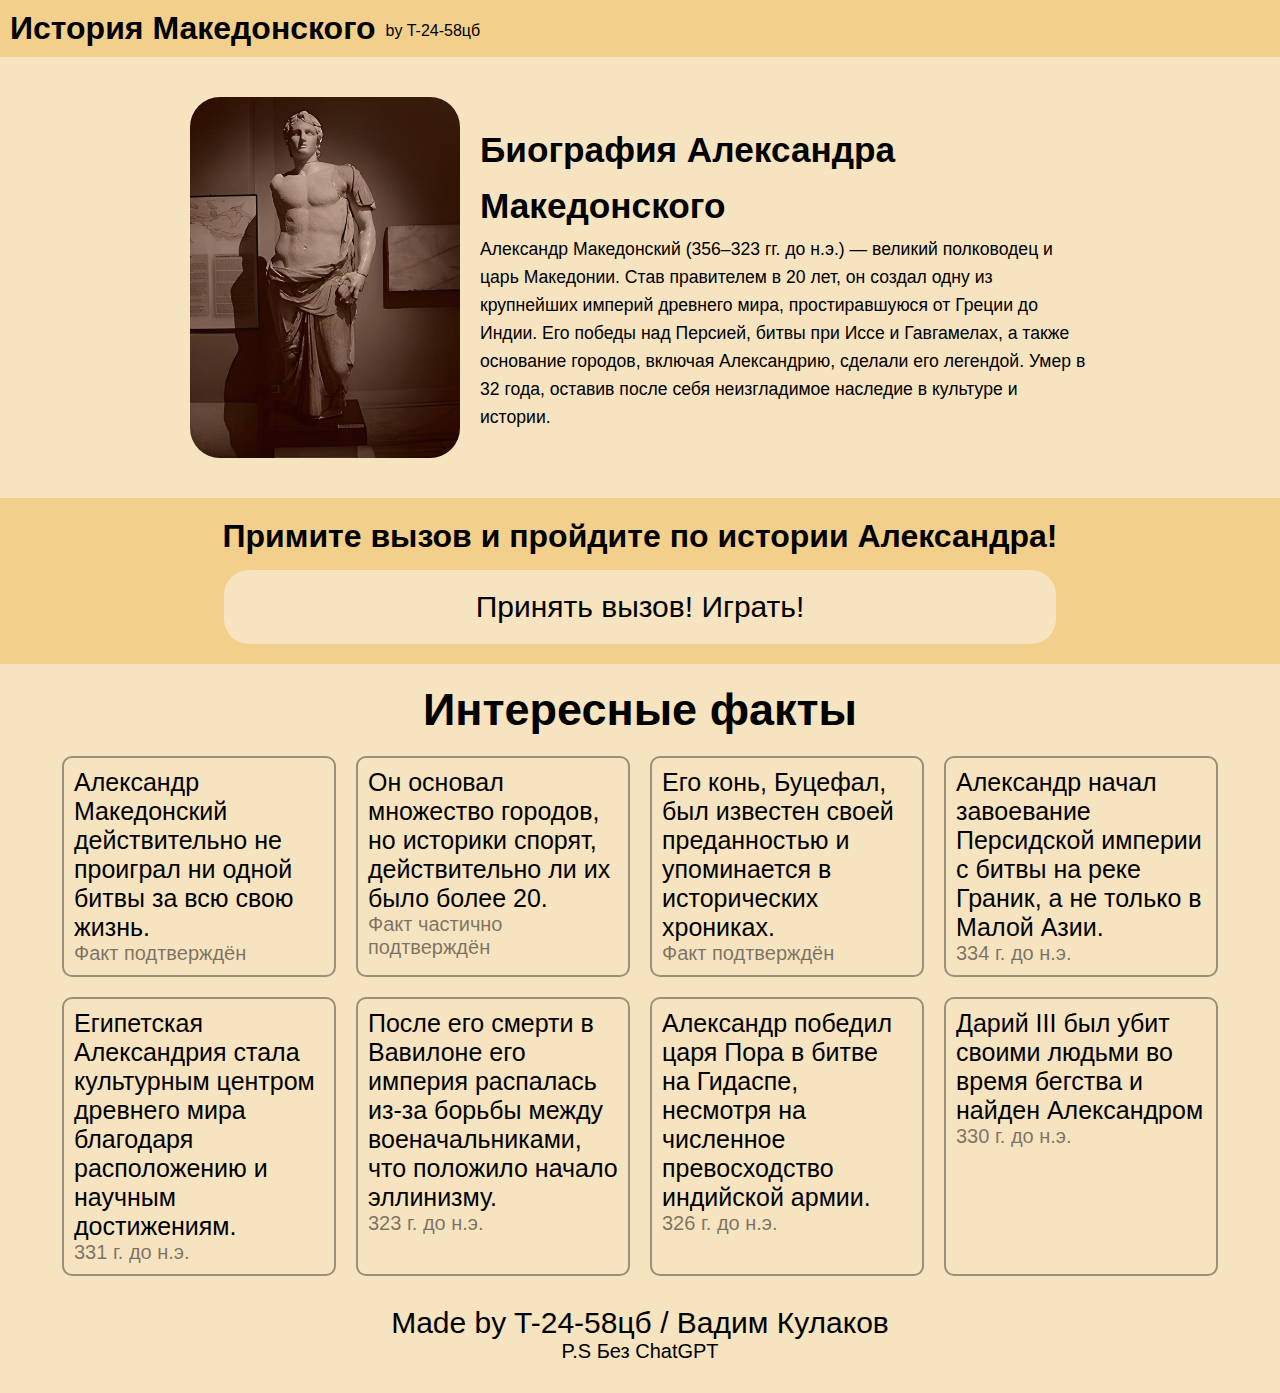
<file: index.html>
<!DOCTYPE html>
<html lang="en">
<head>
    <meta charset="UTF-8">
    <meta name="viewport" content="width=device-width, initial-scale=1.0">
    <title>История Македонского</title>
    <link rel="stylesheet" href="index.css">
</head>
<body>
    <header>
        <h1>История Македонского</h1><p>by T-24-58цб</p>
    </header>
    <div class="container">
        <img class="q" src="македонский.png" alt="македонский">
        <div class="text">
            <h1>Биография Александра Македонского</h1>
            <p>Александр Македонский (356–323 гг. до н.э.) — великий полководец и царь Македонии. Став правителем в 20 лет, он создал одну из крупнейших империй древнего мира, простиравшуюся от Греции до Индии. Его победы над Персией, битвы при Иссе и Гавгамелах, а также основание городов, включая Александрию, сделали его легендой. Умер в 32 года, оставив после себя неизгладимое наследие в культуре и истории.</p>
        </div>
    </div>

    <div class="game">
        <h1>Примите вызов и пройдите по истории Александра!</h1>
        <button onclick="window.location.href='game1.html'">Принять вызов! Играть!</button>
    </div>

    <div class="facts">
        <h2 class="hfacts">Интересные факты</h2>
        
        <div class="section">

            <div class="card">
            <p>Александр Македонский действительно не проиграл ни одной битвы за всю свою жизнь.</p>
            <p style="font-size: 20px; color: #00000080;">Факт подтверждён</p>
            </div>

            <div class="card">
                <p>Он основал множество городов, но историки спорят, действительно ли их было более 20.</p>
                <p style=" font-size: 20px; color: #00000080;">Факт частично подтверждён</p>
            </div>

            <div class="card">
                <p>Его конь, Буцефал, был известен своей преданностью и упоминается в исторических хрониках.</p>
                <p style=" font-size: 20px; color: #00000080;">Факт подтверждён</p>
            </div>

            <div class="card">
                <p>Александр начал завоевание Персидской империи с битвы на реке Граник, а не только в Малой Азии.</p>
                <p style=" font-size: 20px; color: #00000080;">334 г. до н.э.</p>
            </div>

            <div class="card">
                <p>Египетская Александрия стала культурным центром древнего мира благодаря расположению и научным достижениям.</p>
                <p style=" font-size: 20px; color: #00000080;">331 г. до н.э.</p>
            </div>

            <div class="card">
                <p>После его смерти в Вавилоне его империя распалась из-за борьбы между военачальниками, что положило начало эллинизму.</p>
                <p style=" font-size: 20px; color: #00000080;">323 г. до н.э.</p>
            </div>

            <div class="card">
                <p>Александр победил царя Пора в битве на Гидаспе, несмотря на численное превосходство индийской армии.</p>
                <p style=" font-size: 20px; color: #00000080;">326 г. до н.э.</p>
            </div>

            <div class="card">
                <p>Дарий III был убит своими людьми во время бегства и найден Александром</p>
                <p style=" font-size: 20px; color: #00000080;">330 г. до н.э.</p>
            </div>
    
    </div>

    <footer>
        <p>Made by T-24-58цб / Вадим Кулаков</p>
        <p style="font-size: 20px;">P.S Без ChatGPT</p>
    </footer>
    
    <script src="index.js"></script>
</body>
</html>
</file>
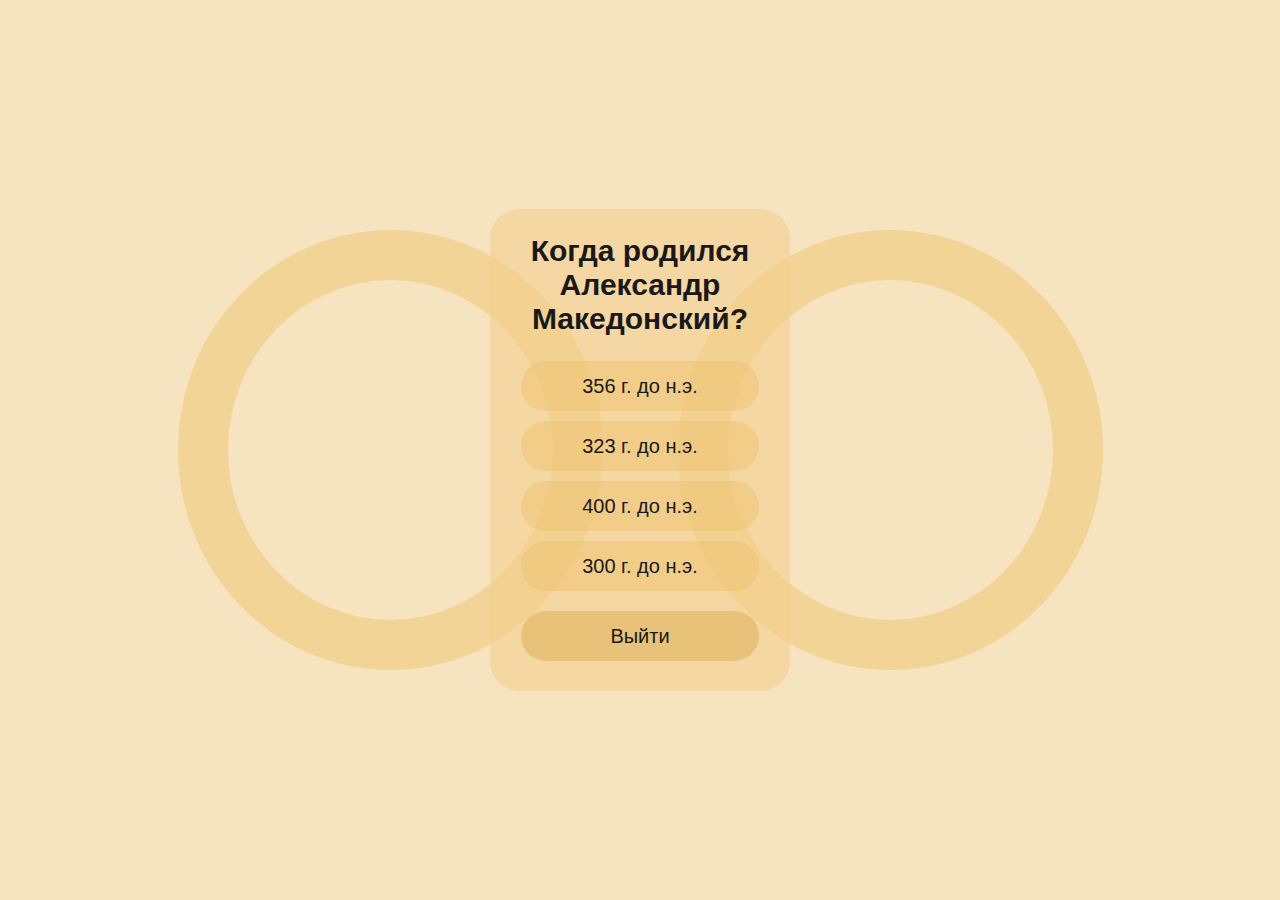
<file: game1.html>
<!DOCTYPE html>
<html lang="en">
<head>
	<meta charset="UTF-8">
	<meta name="viewport" content="width=device-width, initial-scale=1.0">
	<title>Викторина</title>
	<link rel="stylesheet" href="game.css">
</head>
<body>
	<div class="bg-decoration bottom-decoration"></div>
	<div class="bg-decoration top-decoration"></div>

	<div class="game">
		<h2 id="question">Загрузка...</h2>
		<div id="answers"></div>
		<a href="index.html" class="back" onclick="window.location.reload()">Выйти</a>
	</div>

	<script>
		const questions = [
    { 
        question: "Когда родился Александр Македонский?", 
        answers: ["356 г. до н.э.", "323 г. до н.э.", "400 г. до н.э.", "300 г. до н.э."], 
        correct: 0 
    },
    { 
        question: "Какой титул носил Александр Македонский?", 
        answers: ["Император Рима", "Царь Македонии", "Фараон Египта", "Король Персии"], 
        correct: 1 
    },
    { 
        question: "Кто был учителем Александра Македонского?", 
        answers: ["Сократ", "Аристотель", "Платон", "Гомер"], 
        correct: 1 
    },
    { 
        question: "Какая битва считается одной из крупнейших побед Александра?", 
        answers: ["Битва при Гавгамелах", "Битва при Саламине", "Битва при Термопилах", "Битва при Акции"], 
        correct: 0 
    },
    { 
        question: "В каком возрасте умер Александр Македонский?", 
        answers: ["30 лет", "33 года", "40 лет", "35 лет"], 
        correct: 3 
    },
    { 
        question: "Какая империя была завоёвана Александром Македонским?", 
        answers: ["Римская империя", "Персидская империя", "Китайская империя", "Монгольская империя"], 
        correct: 1 
    },
    { 
        question: "Как назывался конь Александра Македонского?", 
        answers: ["Буцефал", "Пегас", "Аргос", "Селевк"], 
        correct: 0 
    },
    { 
        question: "Какой город был основан Александром Македонским в Египте?", 
        answers: ["Александрия", "Мемфис", "Карфаген", "Луксор"], 
        correct: 0 
    },
    { 
        question: "Какая река была восточной границей завоеваний Александра Македонского?", 
        answers: ["Нил", "Ганг", "Инд", "Тигр"], 
        correct: 2 
    },
    { 
        question: "Как называлась мать Александра Македонского?", 
        answers: ["Олимпиада", "Клеопатра", "Екатерина", "Аспазия"], 
        correct: 0 
    },
];


		let currentQuestion = 0;
		let correctAnswers = 0;

		const questionElement = document.getElementById("question");
		const answersElement = document.getElementById("answers");

		function loadQuestion() {
			if (currentQuestion < questions.length) {
				const q = questions[currentQuestion];
				questionElement.textContent = q.question;
				answersElement.innerHTML = "";
				q.answers.forEach((answer, index) => {
					const button = document.createElement("div");
					button.className = "otvet";
					button.textContent = answer;
					button.onclick = () => checkAnswer(index);
					answersElement.appendChild(button);
				});
			} else {
				showResult();
			}
		}

		function checkAnswer(selected) {
			const correctIndex = questions[currentQuestion].correct;
			const buttons = document.querySelectorAll(".otvet");
			if (selected === correctIndex) {
				buttons[selected].classList.add("correct");
				correctAnswers++;
			} else {
				buttons[selected].classList.add("incorrect");
				buttons[correctIndex].classList.add("correct");
			}
			setTimeout(() => {
				currentQuestion++;
				loadQuestion();
			}, 1000);
		}

		function showResult() {
			questionElement.textContent = `Вы ответили правильно на ${correctAnswers} из ${questions.length}`;
			let rating;
			if (correctAnswers >= 8) {
				rating = "Отлично! Ты справился!";
			} else if (correctAnswers >= 6) {
				rating = "Неплохо! Но надо немного подтянуть.";
			} else if (correctAnswers >= 4) {
				rating = "Неудовлетворительно, надо подтянуть.";
			} else if (correctAnswers >= 1) {
				rating = "Ой ей! Может, в следующий раз получится...";
			} else {
				rating = "Плохо! Просто отвратительно!";
			}
			answersElement.innerHTML = `<p>${rating}</p>`;
		}

		loadQuestion();
	</script>
</body>
</html>
</file>
<file: index.css>
* {
    margin: 0;
    padding: 0;
}

body {
    background-color: #f6e3c0;
    font-family: 'Trebuchet MS', 'Lucida Sans Unicode', 'Lucida Grande', 'Lucida Sans', Arial, sans-serif;
}

header {
    background-color: #f3cf8c; 
    padding: 10px;
    display: flex;
    text-align: center;
    align-items: center;
}

header h1 {
    transition: font-size 0.3s;
}

header h1:hover {
    font-size: 35px;
}

header p {
    margin-left: 10px;
    margin-top: 5px;
}

.container {
    display: flex;
    justify-content: center;
    align-items: flex-start;
    margin: 40px auto;
    max-width: 900px;
    text-align: left;
}

.q {
    margin-right: 20px;
    max-width: 30%;
    border-radius: 30px;
    transition: scale 0.3s, transform 0.3s;
}

.q:hover {
    scale: 1.05;
    transform: rotate(-5deg);
}

.text {
    font-size: 1.1em;
    line-height: 1.6;
     margin-top: 25px;
}

.game {
    padding-top: 20px;
    padding-bottom: 20px;
    background-color: #f3cf8c; 
    width: 100%;
    text-align: center;
}

button {
    background-color: #f6e3c0;
    color: rgb(0, 0, 0);
    border: none;
    padding: 20px 30px;
    font-size: 16px;
    border-radius: 25px;
    cursor: pointer;
    width: 65%;
    margin-top: 15px;
    font-size: 30px;
    transition: scale 0.3s, transform 0.3s;
}

button:hover {
    scale: 1.05;
    transform: rotate(2deg);
}

.facts {
    margin-top: 20px;
    margin-bottom: 20px;
    text-align: center;
    font-size: 30px;
}

.section {
    margin-top: 10px;
    display: flex;
    flex-wrap: wrap;
    justify-content: center;
    font-size: 25px;
}

.card {
    background-color: #ffffff00;
    border: 2px solid rgba(0, 0, 0, 0.37);
    overflow: hidden;
    border-radius: 10px;
    margin: 10px;
    padding: 10px;
    width: 250px;
    text-align: left;
    padding-top: 10px;
    padding-bottom: 10px;
    transition: box-shadow 0.3s, transform 0.5s ease;;
    align-items: center;
}


.card:hover {
    box-shadow: 0 0px 8px rgba(0, 0, 0, 0.326);
}

footer {
    margin-top: 10px;
    padding: 10px;
    font-size: 30px;
}

@media (max-width: 500px) {
    .q {
        max-width: 100%;
    }

    .text {
        font-size: 14px;
    }

    .container {
        flex-direction: column;
        text-align: center;
        width: 90%;
    }

    header {
        background-color: #f3cf8c; 
        padding: 10px;
        text-align: center;
        align-items: center;
    }
    
    header h1 {
        transition: font-size 0.3s;
        font-size: 20px;
    }
    
    header h1:hover {
        font-size: 20px;
    }
    
    header p {
        margin-left: 10px;
        margin-top: 5px;
    }

    .hfacts {
        transition: font-size 0.3s;
        font-size: 25px;
    }

    button {
        transform: rotate(4deg);
    }

}
</file>
<file: game.css>
:root {
	--light-color: #EDEDED;
	--dark-color: #191919;
	--primary-color: #f3cf8c;
}

*,
*::before,
*::after {
	margin: 0;
	padding: 0;
	box-sizing: border-box;
}

body {
	display: flex;
	justify-content: center;
	height: 100vh;

	font-family: 'Comfortaa', sans-serif;
	font-weight: 500;
	font-size: 1.5vw;
	text-align: center;

	background-color: #f6e3c0;;
	color: var(--dark-color);

	overflow: hidden;
}

.top-decoration {
	display: flex;
  margin-right: 500px;
  animation: top-decoration 4s ease-in-out infinite;
}

.bottom-decoration {
	display: flex;
  margin-left: 500px;
  animation: bottom-decoration 4s ease-in-out infinite;
}


.bg-decoration {
	position: absolute;
	width: 425px;
	height: 440px;
	z-index: -1;

	border-radius: 100%;
	border: 50px solid var(--primary-color);
	opacity: 0.8;
}

@keyframes top-decoration {
	0% {
			transform: translateY(-50%);
	}
	50% {
			transform: translateY(-70%);
	}
	100% {
			transform: translateY(-50%);
	}
}

@keyframes bottom-decoration {
	0% {
			transform: translateY(50%);
	}
	50% {
			transform: translateY(70%);
	}
	100% {
			transform: translateY(50%);
	}
}

@media (max-width: 550px) {
	.bottom-decoration {
		display: none;
	}
	.top-decoration {
		display: none;
	}
}

body {
	display: flex;
	flex-direction: column;
	align-items: center;
	height: 100vh;

	font-family: 'Trebuchet MS', 'Lucida Sans Unicode', 'Lucida Grande', 'Lucida Sans', Arial, sans-serif;
	font-weight: 500;
	font-size: 1.5vw;
	text-align: center;

	background-color: #f6e3c0;
	color: var(--dark-color);

	overflow: hidden;
}
.game {
	font-size: 20px;
	text-align: center;
	background-color: #f3cf8c95;
	padding: 25px;
	width: 300px;
	border-radius: 30px;
}

.game h2 {
	margin-bottom: 20px;
}

.game p {
	margin-top: -10px;
	margin-bottom: 20px;
}

.otvet {
	display: inline-block; 
    width: 95%;
    height: 50px; 
    line-height: 50px;
	margin-top: 5px;
	margin-bottom: 5px;
	background-color: #efc47490;
	border-radius: 30px;
	text-decoration: none;
	color: #191919;
	cursor: pointer;
}

.otvet.correct {
	background-color: #4CAF50 !important;
}
.otvet.incorrect {
	background-color: #F44336 !important;
}

.back {
	display: inline-block; 
    width: 95%;
    height: 50px; 
    line-height: 50px;
	margin-top: 5px;
	margin-bottom: 5px;
	background-color: #e0b15b90;
	border-radius: 30px;
	text-decoration: none;
	color: #191919;
	margin-top: 15px;
}

@media (max-width: 400px) {
	.game {
		font-size: 15px;
		text-align: center;
		background-color: #f3cf8c95;
		padding: 25px;
		width: 90%;
		border-radius: 30px;
	}
	
	.game h2 {
		margin-bottom: 20px;
	}
	
	.game p {
		margin-top: -10px;
		margin-bottom: 20px;
	}
	
	.otvet {
		display: inline-block; 
		width: 95%;
		height: 50px; 
		line-height: 50px;
		margin-top: 5px;
		margin-bottom: 5px;
		background-color: #efc47490;
		border-radius: 30px;
		text-decoration: none;
		color: #191919;
		cursor: pointer;
		font-size: 20px;
	}
	
	.otvet.correct {
		background-color: #4CAF50 !important;
	}
	.otvet.incorrect {
		background-color: #F44336 !important;
	}
	
	.back {
		display: inline-block; 
		width: 95%;
		height: 50px; 
		line-height: 50px;
		margin-top: 5px;
		margin-bottom: 5px;
		background-color: #e0b15b90;
		border-radius: 30px;
		text-decoration: none;
		color: #191919;
		margin-top: 15px;
		font-size: 20px;
	}
	
}
</file>
